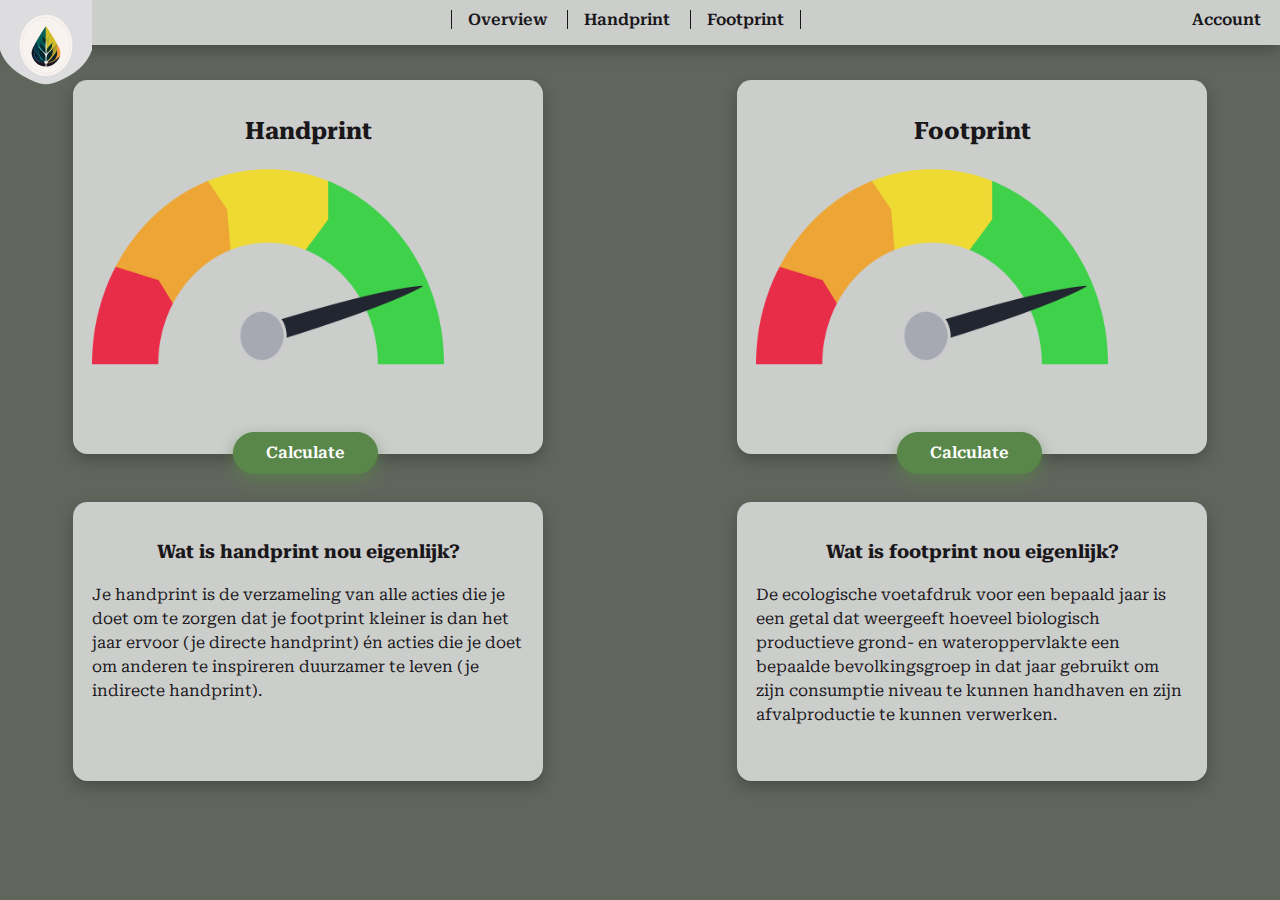
<file: index.html>
<!DOCTYPE html>
<html lang="en">

<head>
    <meta charset="UTF-8">
    <meta name="viewport" content="width=device-width, initial-scale=1.0">
    <link rel="preconnect" href="https://fonts.googleapis.com">
    <link rel="preconnect" href="https://fonts.gstatic.com" crossorigin>
    <link href="https://fonts.googleapis.com/css2?family=Roboto+Serif:opsz@8..144&display=swap" rel="stylesheet">
    <link rel="stylesheet" href="styles/style.css">
    <title>Overview</title>
</head>

<body>
    <nav>
        <img src="assets/logo.png" alt="logo" class="logo">
        <ul>
            <li> <a href="index.html" alt="Homepage"> Overview </a> </li>
            <li> <a href="handprint.html" alt="Handprint"> Handprint </a> </li>
            <li> <a href="footprint.html" alt="Footprint"> Footprint </a> </li>
            <li> <a href="account.html" alt="account" class="rightalign"> Account </a> </li>
        </ul>
    </nav>
    <main class="grid-container">
        <article class="hpstat grid-item">
            <h2> Handprint</h2>
            <img src="assets/Status meter.png" class="stat">
            <a href="handprint.html" class="calc-btn"> Calculate </a>
        </article>
        <article class="fpstat grid-item">
            <h2> Footprint</h2>
            <img src="assets/Status meter.png" class="stat">
            <a href="footprint.html" class="calc-btn"> Calculate </a>
        </article>
        <article class="hpinf grid-item">
            <h3>Wat is handprint nou eigenlijk?</h3>
            Je handprint is de verzameling van alle acties die je doet om te zorgen dat je footprint kleiner is
            dan het jaar ervoor (je directe handprint) én acties die je doet om anderen te inspireren duurzamer te
            leven (je indirecte handprint).
        </article>
        <article class="fpinf grid-item">
            <h3>Wat is footprint nou eigenlijk?</h3>
            De ecologische voetafdruk voor een bepaald jaar is een getal dat weergeeft hoeveel biologisch productieve
            grond- en wateroppervlakte een bepaalde bevolkingsgroep in dat jaar gebruikt om zijn
            consumptie niveau te kunnen handhaven en zijn afvalproductie te kunnen verwerken.
        </article>
    </main>
</body>

</html>
</file>
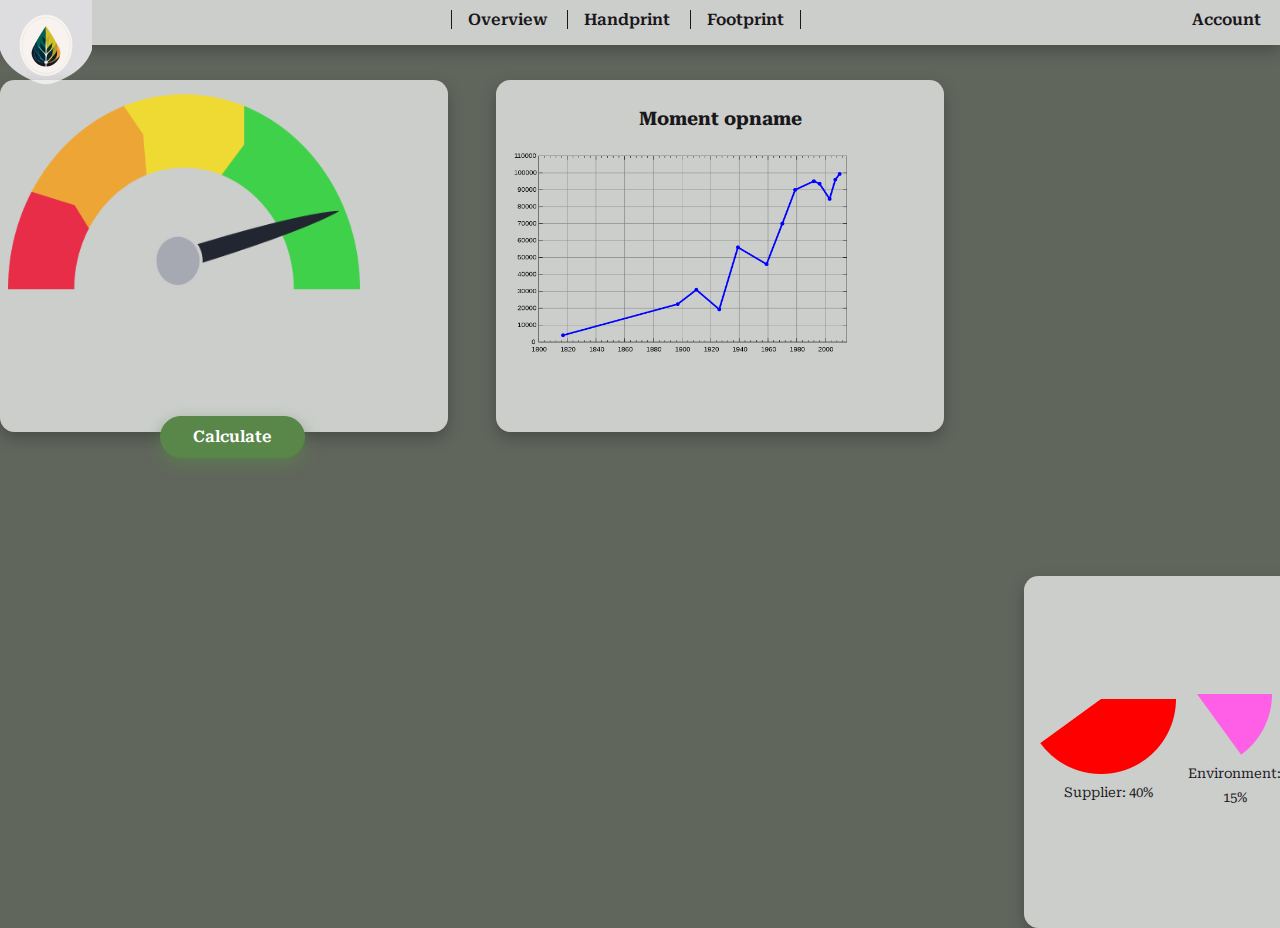
<file: handprint.html>
<!DOCTYPE html>
<html lang="en">

<head>
    <meta charset="UTF-8">
    <meta name="viewport" content="width=device-width, initial-scale=1.0">
    <link rel="preconnect" href="https://fonts.googleapis.com">
    <link rel="preconnect" href="https://fonts.gstatic.com" crossorigin>
    <link href="https://fonts.googleapis.com/css2?family=Roboto+Serif:opsz@8..144&display=swap" rel="stylesheet">
    <link rel="stylesheet" href="styles/style_2.css">
    <title>Handprint</title>
</head>

<body class="hfstat">
    <nav class="nav2">
        <img src="assets/logo.png" alt="logo" class="logo">
        <ul>
            <li> <a href="index.html" alt="Homepage"> Overview </a> </li>
            <li> <a href="handprint.html" alt="Handprint"> Handprint </a> </li>
            <li> <a href="footprint.html" alt="Footprint"> Footprint </a> </li>
            <li> <a href="account.html" alt="account" class="rightalign"> Account </a> </li>
        </ul>
    </nav>
    <main class="grid-main">
        <article class="hpstat">
            <img src="assets/Status meter.png" class="stat">
            <a href="handprint.html" class="calc-btn-2"> Calculate </a>
        </article>
        <article class="graph">
            <h3> Moment opname</h3>
            <img src="assets/history.svg.png" class="stat">
        </article>
        <article class="stakeholder">
            <div>
                <img src="assets/supplier.png">
                <small> Supplier: 40%</small>
            </div>
            <div>
                <img src="assets/environment.png">
                <small> Environment: 15%</small>
            </div>
            <div>
                <img src="assets/client.png">
                <small> Client: 15%</small>
            </div>
            <div>
                <img src="assets/owners.png">
                <small> Owners: 20%</small>
            </div>
            <div>
                <img src="assets/staff.png">
                <small> Staff: 15%</small>
            </div>
        </article>
    </main>
</body>

</html>
</file>
<file: styles/style.css>
body {
    background: #61665D;
    color: #1A171B;
    font-family: 'Roboto Serif', serif;
    font-weight: 400;
    line-height: 1.5em;
    margin: 0;
}

.grid-container {
    display: grid;
    grid-template-columns: repeat(2, 1fr);
    grid-template-rows: repeat(2, auto);
    justify-items: center;
    align-items: center;
    gap: 3em;
    padding-top:5em;
}

.grid-item {
    padding: 1.2em;
}

h2 {
    text-align: center;
    font-weight: 700;
}

h3{
    text-align: center;
    font-weight: 700;
}
nav {
    background: rgba(240, 241, 241, 0.75);
    height: 2.8em;
    position: absolute;
    top: 0;
    left: 0;
    width: 100%;
    font-weight: 600;
    box-shadow: 0px 6px 15px 0px rgba(0, 0, 0, 0.25);
}

.stat {
    width: 22rem;
    height: 13rem;
    align-items: center;
}

.logo {
    display: inline;
    float: left;
}

ul {
    list-style-type: none;
    text-align: center;
    margin-top: .5em;
}

li {
    display: inline;
    padding-right: 1em;
    padding-left: 1em;
    border-left: 1px solid;
}

li a {
    text-decoration: none;
    color: #1A171B;
}

.rightalign {
    float: right;
    margin-right: 1.2em;
}

article {
    position: relative;
    border-radius: 0.9em;
    background: rgba(240, 241, 241, 0.75);
    padding: .5em;
    box-shadow: 0px 6px 15px 0px rgba(0, 0, 0, 0.25);
}

.hpstat {
    width: 27rem;
    height: 21rem;
}

.fpstat {
    width: 27rem;
    height: 21rem;
}

.hpinf {
    width: 27rem;
    height: 15rem;
}

.fpinf {
    width: 27rem;
    height: 15rem;
}

.calc-btn{
    background-color:#598649;
    border: 1px solid;
    border-radius: 2em;
    border-color: #598649;
    box-shadow: 0px 6px 15px 0px rgba(89, 134, 73, 0.65);
    padding-left: 2em;
    padding-right: 2em;
    padding-top: 0.5em;
    padding-bottom: 0.5em;
    text-decoration: none;
    font-weight: 600;
    color: white;
    position: absolute;
    top: 22em;
    left: 10em;
}
</file>
<file: styles/style_2.css>
body {
    background: #61665D;
    color: #1A171B;
    font-family: 'Roboto Serif', serif;
    font-weight: 400;
    line-height: 1.5em;
    margin: 0;
}

.grid-main {
    display: grid;
    grid-template-columns: repeat(2, 1fr);
    grid-template-rows: repeat(2, auto);
    justify-items: center;
    align-items: center;
    gap: 3em;
    padding-top: 5em;
}

h2 {
    text-align: center;
    font-weight: 700;
}

h3 {
    text-align: center;
    font-weight: 700;
}

article {
    position: relative;
    border-radius: 0.9em;
    background: rgba(240, 241, 241, 0.75);
    padding: .5em;
    box-shadow: 0px 6px 15px 0px rgba(0, 0, 0, 0.25);
}

nav {
    background: rgba(240, 241, 241, 0.75);
    height: 2.8em;
    position: absolute;
    top: 0;
    left: 0;
    width: 100%;
    font-weight: 600;
    box-shadow: 0px 6px 15px 0px rgba(0, 0, 0, 0.25);
}

.stat {
    width: 22rem;
    height: 13rem;
    align-items: center;
}

.logo {
    display: inline;
    float: left;
}

ul {
    list-style-type: none;
    text-align: center;
    margin-top: .5em;
}

li {
    display: inline;
    padding-right: 1em;
    padding-left: 1em;
    border-left: 1px solid;
}

li a {
    text-decoration: none;
    color: #1A171B;
}

.rightalign {
    float: right;
    margin-right: 1.2em;
}

.stakeholder {
    height: 21rem;
    width: 100%;
    grid-area: stakeholder;
    display: flex;
    flex-direction: row;
    align-items: center;
    text-align: center;
    justify-content: center;
    padding-inline: 1em;

}

.stakeholder small {
    display: block;
}

.hpstat {
    width: 27rem;
    height: 21rem;
}

.graph {
    width: 27rem;
    height: 21rem;
}

.calc-btn-2 {
    background-color: #598649;
    border: 1px solid;
    border-radius: 2em;
    border-color: #598649;
    box-shadow: 0px 6px 15px 0px rgba(89, 134, 73, 0.65);
    padding-left: 2em;
    padding-right: 2em;
    padding-top: 0.5em;
    padding-bottom: 0.5em;
    text-decoration: none;
    font-weight: 600;
    color: white;
    position: absolute;
    top: 21em;
    left: 10em;
}
</file>
